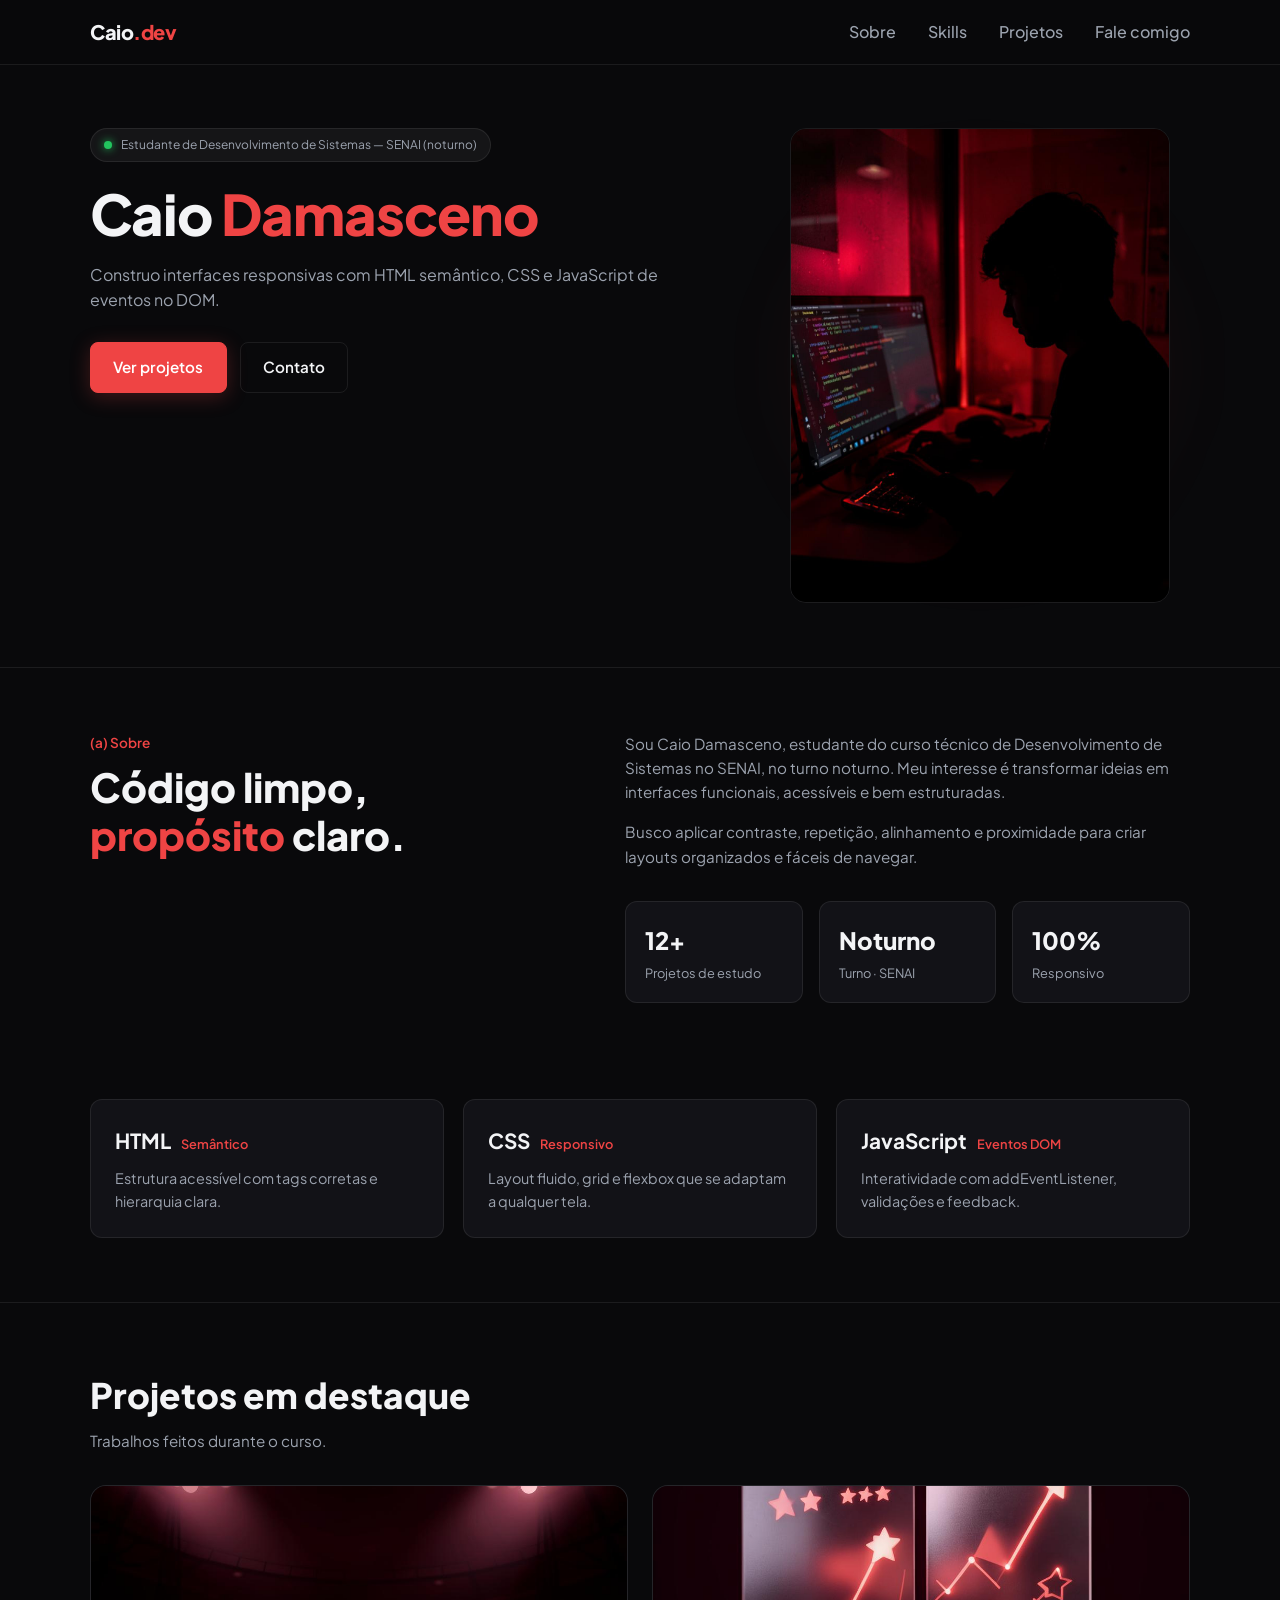
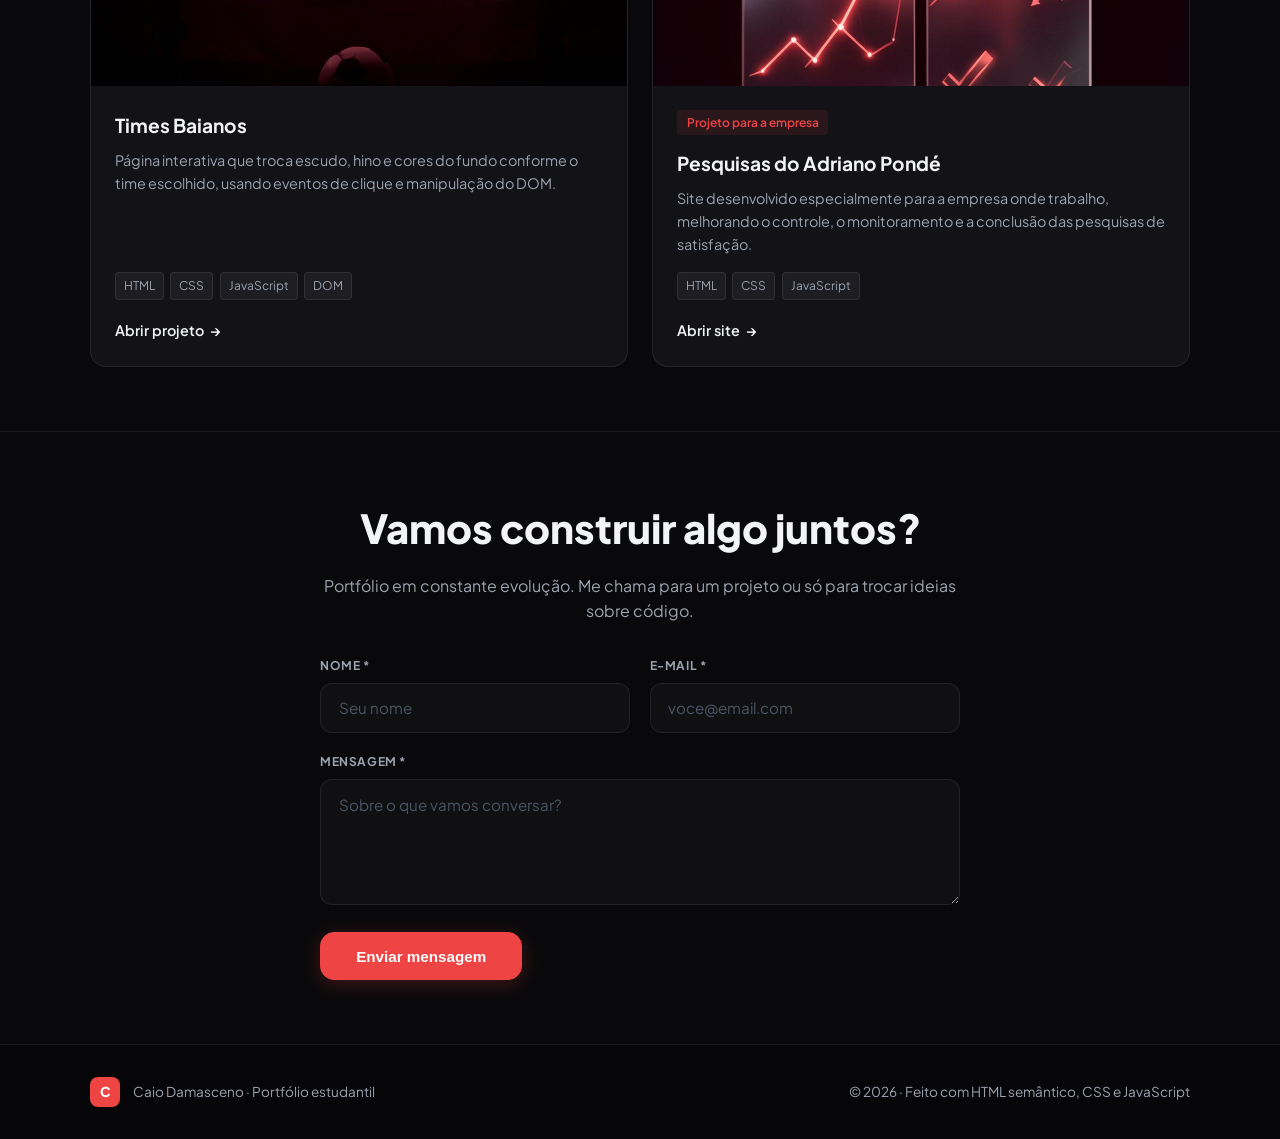
<file: index.html>
<!DOCTYPE html>
<html lang="pt-BR">
<head>
  <meta charset="UTF-8">
  <meta name="viewport" content="width=device-width, initial-scale=1.0">
  <title>Caio Damasceno | Portfólio</title>
  <link rel="preconnect" href="https://fonts.googleapis.com">
  <link rel="preconnect" href="https://fonts.gstatic.com" crossorigin>
  <link href="https://fonts.googleapis.com/css2?family=Plus+Jakarta+Sans:wght@300;400;500;600;700;800&display=swap" rel="stylesheet">
  <link rel="stylesheet" href="css/style.css">
</head>
<body>

  <header class="navbar">
    <div class="container nav-container">
      <a href="#top" class="logo">Caio<span>.dev</span></a>
      
      <button class="mobile-toggle" id="menuBtn" aria-label="Abrir menu">
        <span></span>
        <span></span>
        <span></span>
      </button>

      <nav class="nav-links" id="navLinks">
        <a href="#sobre">Sobre</a>
        <a href="#skills">Skills</a>
        <a href="#projetos">Projetos</a>
        <a href="#contato">Fale comigo</a>
      </nav>
    </div>
  </header>

  <main>
    <section class="hero" id="top">
      <div class="container hero-grid">
        <div class="hero-content">
          <div class="badge">
            <span class="badge-dot"></span>
            Estudante de Desenvolvimento de Sistemas — SENAI (noturno)
          </div>
          <h1 class="hero-title">Caio <span class="highlight">Damasceno</span></h1>
          <p class="hero-description">
            Construo interfaces responsivas com HTML semântico, CSS e JavaScript de eventos no DOM.
          </p>
          <div class="hero-actions">
            <a href="#projetos" class="btn btn-primary">Ver projetos</a>
            <a href="#contato" class="btn btn-secondary">Contato</a>
          </div>
        </div>
        <div class="hero-image-wrapper">
          <div class="image-glow"></div>
          <img src="assets/images/hero.jfif" alt="Caio Damasceno trabalhando em um notebook à noite, com iluminação vermelha" class="hero-img">
        </div>
      </div>
    </section>

    <section class="about" id="sobre">
      <div class="container about-grid">
        <div class="about-header">
          <span class="section-tag">(a) Sobre</span>
          <h2>Código limpo, <span class="highlight">propósito</span> claro.</h2>
        </div>
        <div class="about-body">
          <p>
            Sou Caio Damasceno, estudante do curso técnico de Desenvolvimento de Sistemas no SENAI, no turno noturno. Meu interesse é transformar ideias em interfaces funcionais, acessíveis e bem estruturadas.
          </p>
          <p>
            Busco aplicar contraste, repetição, alinhamento e proximidade para criar layouts organizados e fáceis de navegar.
          </p>
          <div class="stats-grid">
            <div class="stat-card">
              <div class="stat-number">12+</div>
              <div class="stat-label">Projetos de estudo</div>
            </div>
            <div class="stat-card">
              <div class="stat-number">Noturno</div>
              <div class="stat-label">Turno · SENAI</div>
            </div>
            <div class="stat-card">
              <div class="stat-number">100%</div>
              <div class="stat-label">Responsivo</div>
            </div>
          </div>
        </div>
      </div>
    </section>

    <section class="skills" id="skills">
      <div class="container skills-grid">
        <div class="skill-card">
          <div class="skill-header">
            <span class="skill-title">HTML</span>
            <span class="skill-subtitle">Semântico</span>
          </div>
          <p>Estrutura acessível com tags corretas e hierarquia clara.</p>
        </div>
        <div class="skill-card">
          <div class="skill-header">
            <span class="skill-title">CSS</span>
            <span class="skill-subtitle">Responsivo</span>
          </div>
          <p>Layout fluido, grid e flexbox que se adaptam a qualquer tela.</p>
        </div>
        <div class="skill-card">
          <div class="skill-header">
            <span class="skill-title">JavaScript</span>
            <span class="skill-subtitle">Eventos DOM</span>
          </div>
          <p>Interatividade com addEventListener, validações e feedback.</p>
        </div>
      </div>
    </section>

    <section class="projects" id="projetos">
      <div class="container">
        <div class="section-heading">
          <h2>Projetos em destaque</h2>
          <p>Trabalhos feitos durante o curso.</p>
        </div>

        <div class="projects-grid">
          <article class="project-card">
            <div class="project-img-holder">
              <img src="assets/images/times-baianos.jfif" alt="Projeto Times Baianos" loading="lazy">
            </div>
            <div class="project-content">
              <h3>Times Baianos</h3>
              <p>Página interativa que troca escudo, hino e cores do fundo conforme o time escolhido, usando eventos de clique e manipulação do DOM.</p>
              <ul class="project-tags">
                <li>HTML</li>
                <li>CSS</li>
                <li>JavaScript</li>
                <li>DOM</li>
              </ul>
              <a href="projetos/times-baianos/index.html" target="_blank" rel="noreferrer" class="project-link">Abrir projeto <span>&rarr;</span></a>
            </div>
          </article>

          <article class="project-card">
            <div class="project-img-holder">
              <img src="assets/images/pesquisas.jfif" alt="Projeto Pesquisas de Satisfação" loading="lazy">
            </div>
            <div class="project-content">
              <span class="project-badge">Projeto para a empresa</span>
              <h3>Pesquisas do Adriano Pondé</h3>
              <p>Site desenvolvido especialmente para a empresa onde trabalho, melhorando o controle, o monitoramento e a conclusão das pesquisas de satisfação.</p>
              <ul class="project-tags">
                <li>HTML</li>
                <li>CSS</li>
                <li>JavaScript</li>
              </ul>
              <a href="https://adriano-health-pulse.lovable.app" target="_blank" rel="noreferrer" class="project-link">Abrir site <span>&rarr;</span></a>
            </div>
          </article>
        </div>
      </div>
    </section>

    <section class="contact" id="contato">
      <div class="container contact-wrapper">
        <h2>Vamos construir algo juntos?</h2>
        <p>Portfólio em constante evolução. Me chama para um projeto ou só para trocar ideias sobre código.</p>

        <form class="contact-form" id="contactForm">
          <div class="form-row">
            <div class="form-group">
              <label for="nome">NOME *</label>
              <input type="text" id="nome" name="nome" placeholder="Seu nome" required>
            </div>
            <div class="form-group">
              <label for="email">E-MAIL *</label>
              <input type="email" id="email" name="email" placeholder="voce@email.com" required>
            </div>
          </div>
          <div class="form-group">
            <label for="mensagem">MENSAGEM *</label>
            <textarea id="mensagem" name="mensagem" rows="5" placeholder="Sobre o que vamos conversar?" required></textarea>
          </div>
          <button type="submit" class="btn btn-primary btn-submit">Enviar mensagem</button>
        </form>
      </div>
    </section>
  </main>

  <footer class="footer">
    <div class="container footer-content">
      <div class="footer-brand">
        <span class="footer-logo">C</span>
        <span>Caio Damasceno · Portfólio estudantil</span>
      </div>
      <p>&copy; 2026 · Feito com HTML semântico, CSS e JavaScript</p>
    </div>
  </footer>

  <script src="js/script.js"></script>
</body>
</html>
</file>
<file: css/style.css>
* {
  margin: 0;
  padding: 0;
  box-sizing: border-box;
}

:root {
  --bg-dark: #09090b;
  --bg-card: #121217;
  --bg-card-hover: #181820;
  --border-color: rgba(255, 255, 255, 0.08);
  --border-highlight: rgba(239, 68, 68, 0.4);
  --text-main: #f3f4f6;
  --text-muted: #9ca3af;
  --primary-red: #ef4444;
  --primary-red-hover: #dc2626;
  --glow-color: rgba(239, 68, 68, 0.25);
  --font-sans: 'Plus Jakarta Sans', -apple-system, BlinkMacSystemFont, sans-serif;
}

html {
  scroll-behavior: smooth;
  font-family: var(--font-sans);
  background-color: var(--bg-dark);
  color: var(--text-main);
}

body {
  line-height: 1.6;
  overflow-x: hidden;
}

.container {
  width: 100%;
  max-width: 1140px;
  margin: 0 auto;
  padding: 0 1.25rem;
}

.navbar {
  position: fixed;
  top: 0;
  left: 0;
  width: 100%;
  z-index: 100;
  backdrop-filter: blur(12px);
  background-color: rgba(9, 9, 11, 0.9);
  border-bottom: 1px solid var(--border-color);
  padding: 1rem 0;
}

.nav-container {
  display: flex;
  justify-content: space-between;
  align-items: center;
}

.logo {
  font-size: 1.25rem;
  font-weight: 800;
  color: var(--text-main);
  text-decoration: none;
  letter-spacing: -0.5px;
}

.logo span {
  color: var(--primary-red);
}

.mobile-toggle {
  display: flex;
  background: none;
  border: none;
  cursor: pointer;
  flex-direction: column;
  gap: 5px;
}

.mobile-toggle span {
  width: 24px;
  height: 2px;
  background-color: var(--text-main);
  transition: all 0.3s ease;
}

.nav-links {
  display: none;
  position: absolute;
  top: 100%;
  left: 0;
  width: 100%;
  background-color: var(--bg-dark);
  border-bottom: 1px solid var(--border-color);
  flex-direction: column;
  padding: 1.5rem;
  gap: 1.2rem;
}

.nav-links.active {
  display: flex;
}

.nav-links a {
  color: var(--text-muted);
  text-decoration: none;
  font-size: 1rem;
  font-weight: 500;
  transition: color 0.3s ease;
}

.nav-links a:hover {
  color: var(--text-main);
}

.hero {
  padding: 7rem 0 3.5rem 0;
}

.hero-grid {
  display: grid;
  grid-template-columns: 1fr;
  gap: 2.5rem;
}

.badge {
  display: inline-flex;
  align-items: center;
  gap: 0.6rem;
  background-color: rgba(255, 255, 255, 0.05);
  border: 1px solid var(--border-color);
  padding: 0.4rem 0.8rem;
  border-radius: 9999px;
  font-size: 0.75rem;
  color: var(--text-muted);
  margin-bottom: 1.2rem;
}

.badge-dot {
  width: 8px;
  height: 8px;
  background-color: #22c55e;
  border-radius: 50%;
  box-shadow: 0 0 8px #22c55e;
}

.hero-title {
  font-size: 2.4rem;
  font-weight: 800;
  line-height: 1.15;
  letter-spacing: -1px;
  margin-bottom: 1rem;
}

.highlight {
  color: var(--primary-red);
}

.hero-description {
  font-size: 1rem;
  color: var(--text-muted);
  margin-bottom: 1.8rem;
}

.hero-actions {
  display: flex;
  flex-direction: column;
  gap: 0.8rem;
}

.btn {
  display: inline-flex;
  align-items: center;
  justify-content: center;
  padding: 0.8rem 1.4rem;
  border-radius: 8px;
  font-weight: 600;
  font-size: 0.95rem;
  text-decoration: none;
  transition: all 0.3s ease;
  cursor: pointer;
  border: none;
  width: 100%;
}

.btn-primary {
  background-color: var(--primary-red);
  color: #fff;
  border: 1px solid var(--primary-red);
  box-shadow: 0 4px 20px var(--glow-color);
}

.btn-primary:hover {
  background-color: var(--primary-red-hover);
  border-color: var(--primary-red-hover);
}

.btn-secondary {
  background-color: transparent;
  color: var(--text-main);
  border: 1px solid var(--border-color);
}

.btn-secondary:hover {
  border-color: rgba(255, 255, 255, 0.3);
  background-color: rgba(255, 255, 255, 0.03);
}

.hero-image-wrapper {
  position: relative;
  display: flex;
  justify-content: center;
}

.image-glow {
  position: absolute;
  top: 50%;
  left: 50%;
  transform: translate(-50%, -50%);
  width: 90%;
  height: 90%;
  background: radial-gradient(circle, var(--glow-color) 0%, transparent 70%);
  filter: blur(40px);
  z-index: 0;
}

.hero-img {
  position: relative;
  z-index: 1;
  width: 100%;
  max-width: 320px;
  border-radius: 16px;
  border: 1px solid var(--border-color);
  object-fit: cover;
}

.about {
  padding: 4rem 0;
  border-top: 1px solid var(--border-color);
}

.about-grid {
  display: grid;
  grid-template-columns: 1fr;
  gap: 2rem;
}

.section-tag {
  color: var(--primary-red);
  font-weight: 600;
  font-size: 0.85rem;
  display: block;
  margin-bottom: 0.6rem;
}

.about-header h2 {
  font-size: 2rem;
  font-weight: 800;
  line-height: 1.2;
}

.about-body p {
  color: var(--text-muted);
  font-size: 0.95rem;
  margin-bottom: 1rem;
}

.stats-grid {
  display: grid;
  grid-template-columns: 1fr;
  gap: 1rem;
  margin-top: 2rem;
}

.stat-card {
  background-color: var(--bg-card);
  border: 1px solid var(--border-color);
  padding: 1.2rem;
  border-radius: 12px;
}

.stat-number {
  font-size: 1.5rem;
  font-weight: 800;
  color: var(--text-main);
  margin-bottom: 0.2rem;
}

.stat-label {
  font-size: 0.8rem;
  color: var(--text-muted);
}

.skills {
  padding: 2rem 0 4rem 0;
}

.skills-grid {
  display: grid;
  grid-template-columns: 1fr;
  gap: 1.2rem;
}

.skill-card {
  background-color: var(--bg-card);
  border: 1px solid var(--border-color);
  border-radius: 12px;
  padding: 1.5rem;
  transition: transform 0.3s ease, border-color 0.3s ease;
}

.skill-card:hover {
  transform: translateY(-4px);
  border-color: var(--border-highlight);
}

.skill-header {
  display: flex;
  align-items: baseline;
  gap: 0.6rem;
  margin-bottom: 0.6rem;
}

.skill-title {
  font-size: 1.3rem;
  font-weight: 700;
  color: var(--text-main);
}

.skill-subtitle {
  font-size: 0.8rem;
  color: var(--primary-red);
  font-weight: 600;
}

.skill-card p {
  color: var(--text-muted);
  font-size: 0.9rem;
}

.projects {
  padding: 4rem 0;
  border-top: 1px solid var(--border-color);
}

.section-heading {
  margin-bottom: 2rem;
}

.section-heading h2 {
  font-size: 1.8rem;
  font-weight: 800;
  margin-bottom: 0.3rem;
}

.section-heading p {
  color: var(--text-muted);
  font-size: 0.95rem;
}

.projects-grid {
  display: grid;
  grid-template-columns: 1fr;
  gap: 1.5rem;
}

.project-card {
  background-color: var(--bg-card);
  border: 1px solid var(--border-color);
  border-radius: 16px;
  overflow: hidden;
  display: flex;
  flex-direction: column;
  transition: transform 0.3s ease, border-color 0.3s ease;
}

.project-card:hover {
  transform: translateY(-4px);
  border-color: var(--border-highlight);
}

.project-img-holder {
  width: 100%;
  height: 200px;
  overflow: hidden;
  background-color: #000;
}

.project-img-holder img {
  width: 100%;
  height: 100%;
  object-fit: cover;
  transition: transform 0.5s ease;
}

.project-card:hover .project-img-holder img {
  transform: scale(1.05);
}

.project-content {
  padding: 1.5rem;
  display: flex;
  flex-direction: column;
  flex-grow: 1;
}

.project-badge {
  align-self: flex-start;
  font-size: 0.75rem;
  font-weight: 600;
  color: var(--primary-red);
  background-color: rgba(239, 68, 68, 0.1);
  padding: 0.2rem 0.6rem;
  border-radius: 4px;
  margin-bottom: 0.8rem;
}

.project-content h3 {
  font-size: 1.2rem;
  font-weight: 700;
  margin-bottom: 0.5rem;
}

.project-content p {
  color: var(--text-muted);
  font-size: 0.9rem;
  margin-bottom: 1rem;
  flex-grow: 1;
}

.project-tags {
  display: flex;
  flex-wrap: wrap;
  gap: 0.4rem;
  list-style: none;
  margin-bottom: 1.2rem;
}

.project-tags li {
  background-color: rgba(255, 255, 255, 0.05);
  color: var(--text-muted);
  font-size: 0.75rem;
  padding: 0.2rem 0.5rem;
  border-radius: 4px;
  border: 1px solid var(--border-color);
}

.project-link {
  color: var(--text-main);
  text-decoration: none;
  font-weight: 600;
  font-size: 0.9rem;
  display: inline-flex;
  align-items: center;
  gap: 0.4rem;
  transition: color 0.3s ease;
}

.project-link:hover {
  color: var(--primary-red);
}

.contact {
  padding: 4rem 0;
  border-top: 1px solid var(--border-color);
}

.contact-wrapper {
  max-width: 680px;
  margin: 0 auto;
  text-align: center;
}

.contact h2 {
  font-size: 2rem;
  font-weight: 800;
  margin-bottom: 0.8rem;
}

.contact p {
  color: var(--text-muted);
  font-size: 1rem;
  margin-bottom: 2rem;
}

.contact-form {
  text-align: left;
}

.form-row {
  display: grid;
  grid-template-columns: 1fr;
  gap: 1.2rem;
}

.form-group {
  display: flex;
  flex-direction: column;
  gap: 0.5rem;
  margin-bottom: 1.2rem;
}

.form-group label {
  font-size: 0.75rem;
  font-weight: 700;
  letter-spacing: 0.05em;
  color: var(--text-muted);
}

.form-group input,
.form-group textarea {
  width: 100%;
  background-color: rgba(255, 255, 255, 0.03);
  border: 1px solid var(--border-color);
  border-radius: 12px;
  padding: 0.9rem 1.1rem;
  color: var(--text-main);
  font-family: inherit;
  font-size: 0.95rem;
  outline: none;
  transition: border-color 0.3s ease, box-shadow 0.3s ease;
}

.form-group input::placeholder,
.form-group textarea::placeholder {
  color: #4b5563;
}

.form-group input:focus,
.form-group textarea:focus {
  border-color: rgba(239, 68, 68, 0.5);
  box-shadow: 0 0 0 3px rgba(239, 68, 68, 0.15);
}

.form-group textarea {
  resize: vertical;
  min-height: 120px;
}

.btn-submit {
  width: auto;
  padding: 0.9rem 2.2rem;
  border-radius: 14px;
  margin-top: 0.5rem;
}

.footer {
  padding: 2rem 0;
  border-top: 1px solid var(--border-color);
  background-color: #060608;
}

.footer-content {
  display: flex;
  flex-direction: column;
  gap: 1rem;
  align-items: center;
  text-align: center;
  font-size: 0.85rem;
  color: var(--text-muted);
}

.footer-brand {
  display: flex;
  align-items: center;
  gap: 0.8rem;
}

.footer-logo {
  width: 30px;
  height: 30px;
  background-color: var(--primary-red);
  color: #fff;
  border-radius: 8px;
  display: flex;
  align-items: center;
  justify-content: center;
  font-weight: 800;
}

@media (min-width: 640px) {
  .hero-actions {
    flex-direction: row;
  }

  .btn {
    width: auto;
  }

  .stats-grid {
    grid-template-columns: repeat(3, 1fr);
  }

  .form-row {
    grid-template-columns: 1fr 1fr;
  }
}

@media (min-width: 768px) {
  .hero {
    padding: 8rem 0 4rem 0;
  }

  .hero-title {
    font-size: 3rem;
  }

  .skills-grid {
    grid-template-columns: repeat(3, 1fr);
  }

  .projects-grid {
    grid-template-columns: repeat(2, 1fr);
  }

  .footer-content {
    flex-direction: row;
    justify-content: space-between;
    text-align: left;
  }
}

@media (min-width: 1024px) {
  .mobile-toggle {
    display: none;
  }

  .nav-links {
    display: flex;
    position: static;
    width: auto;
    background-color: transparent;
    border-bottom: none;
    flex-direction: row;
    padding: 0;
    gap: 2rem;
  }

  .hero-grid {
    grid-template-columns: 1.2fr 0.8fr;
    gap: 3rem;
  }

  .hero-title {
    font-size: 3.5rem;
  }

  .hero-img {
    max-width: 380px;
  }

  .about-grid {
    grid-template-columns: 1fr 1.2fr;
    gap: 4rem;
  }

  .about-header h2 {
    font-size: 2.5rem;
  }

  .section-heading h2 {
    font-size: 2.2rem;
  }

  .contact h2 {
    font-size: 2.5rem;
  }
}
</file>
